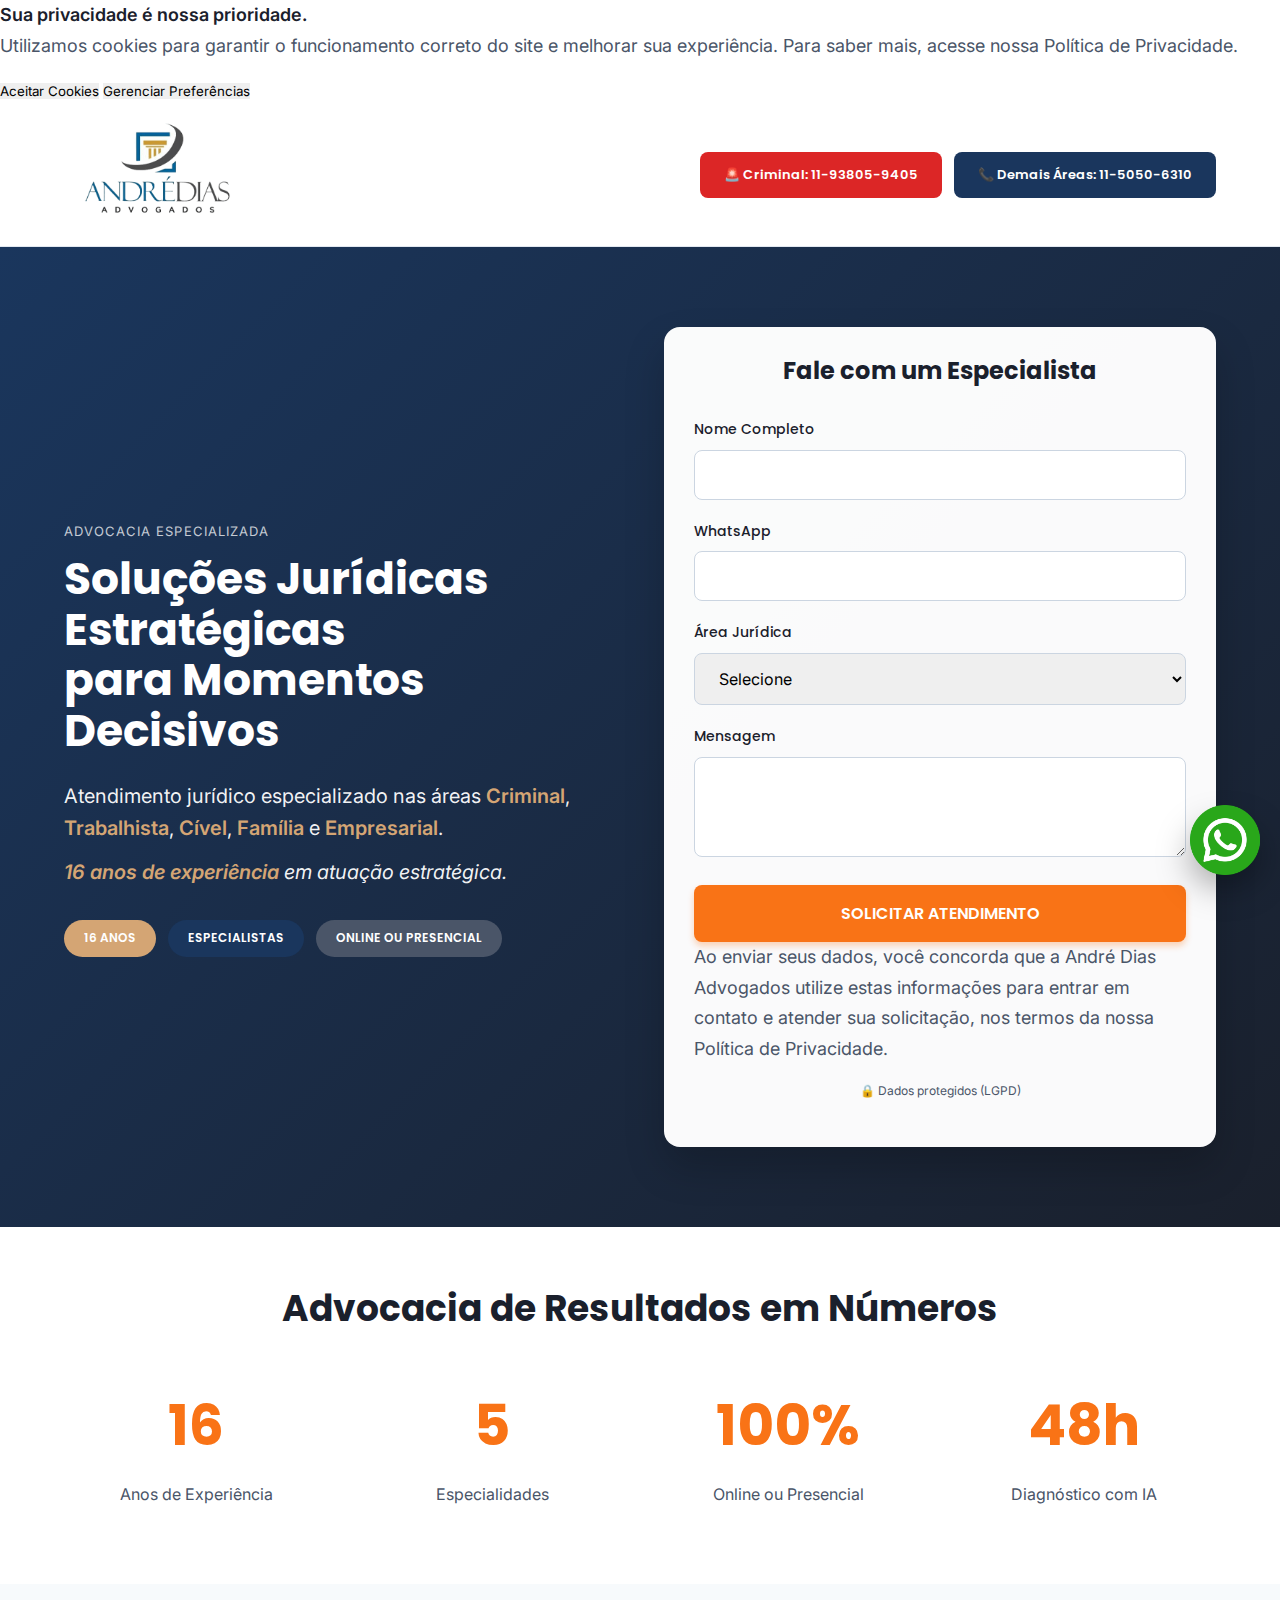
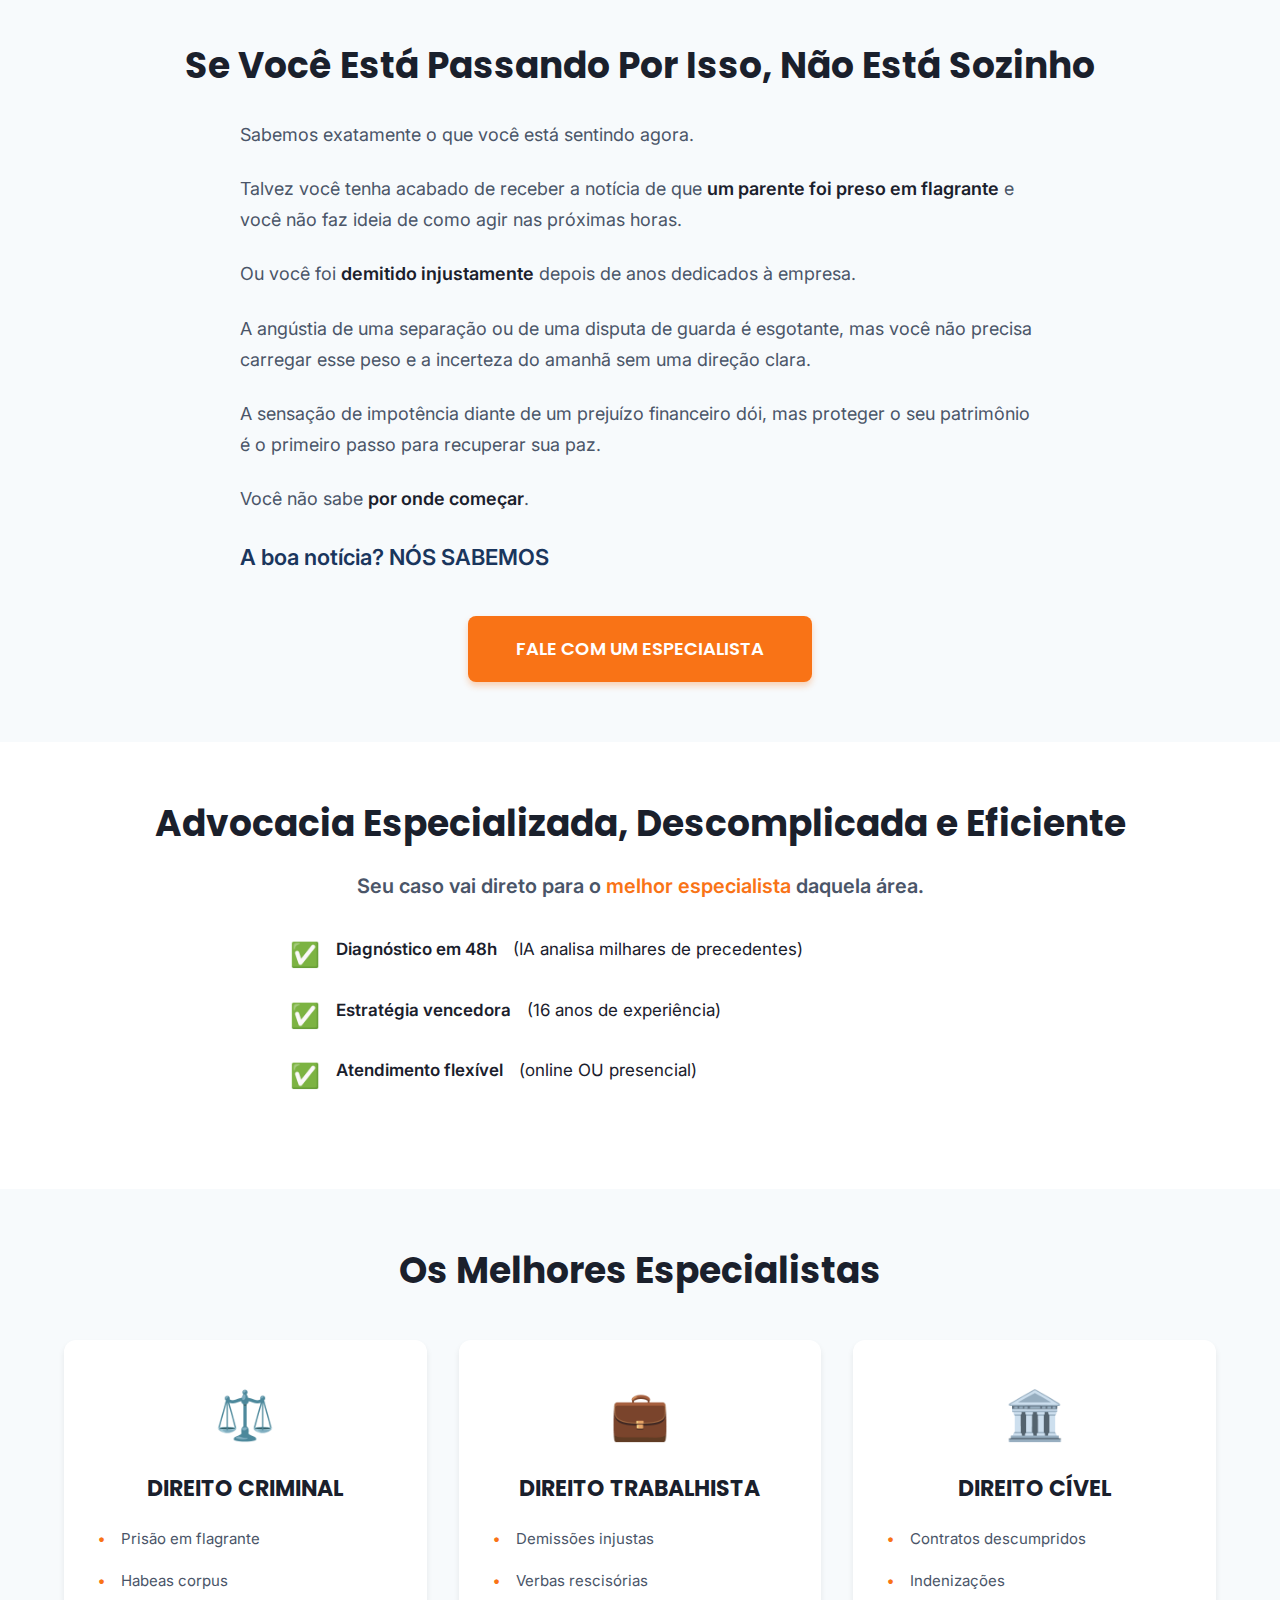
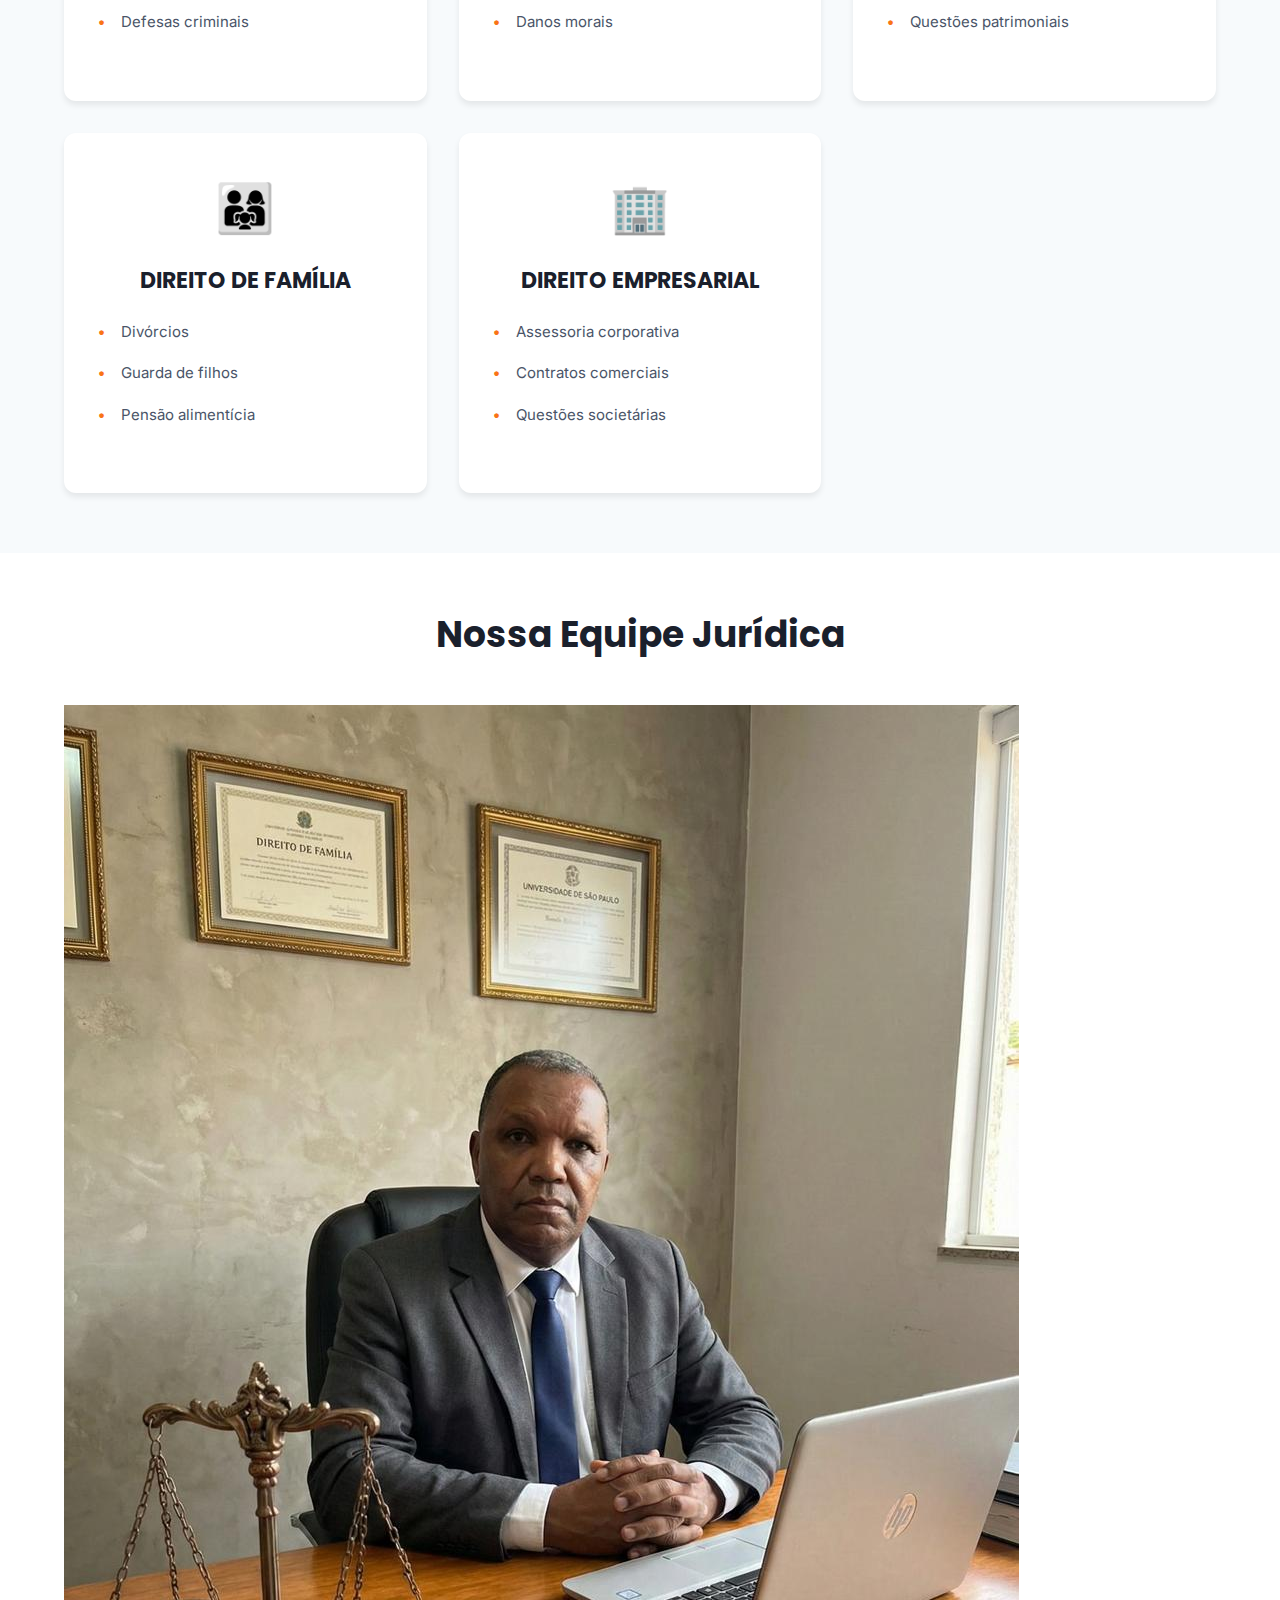
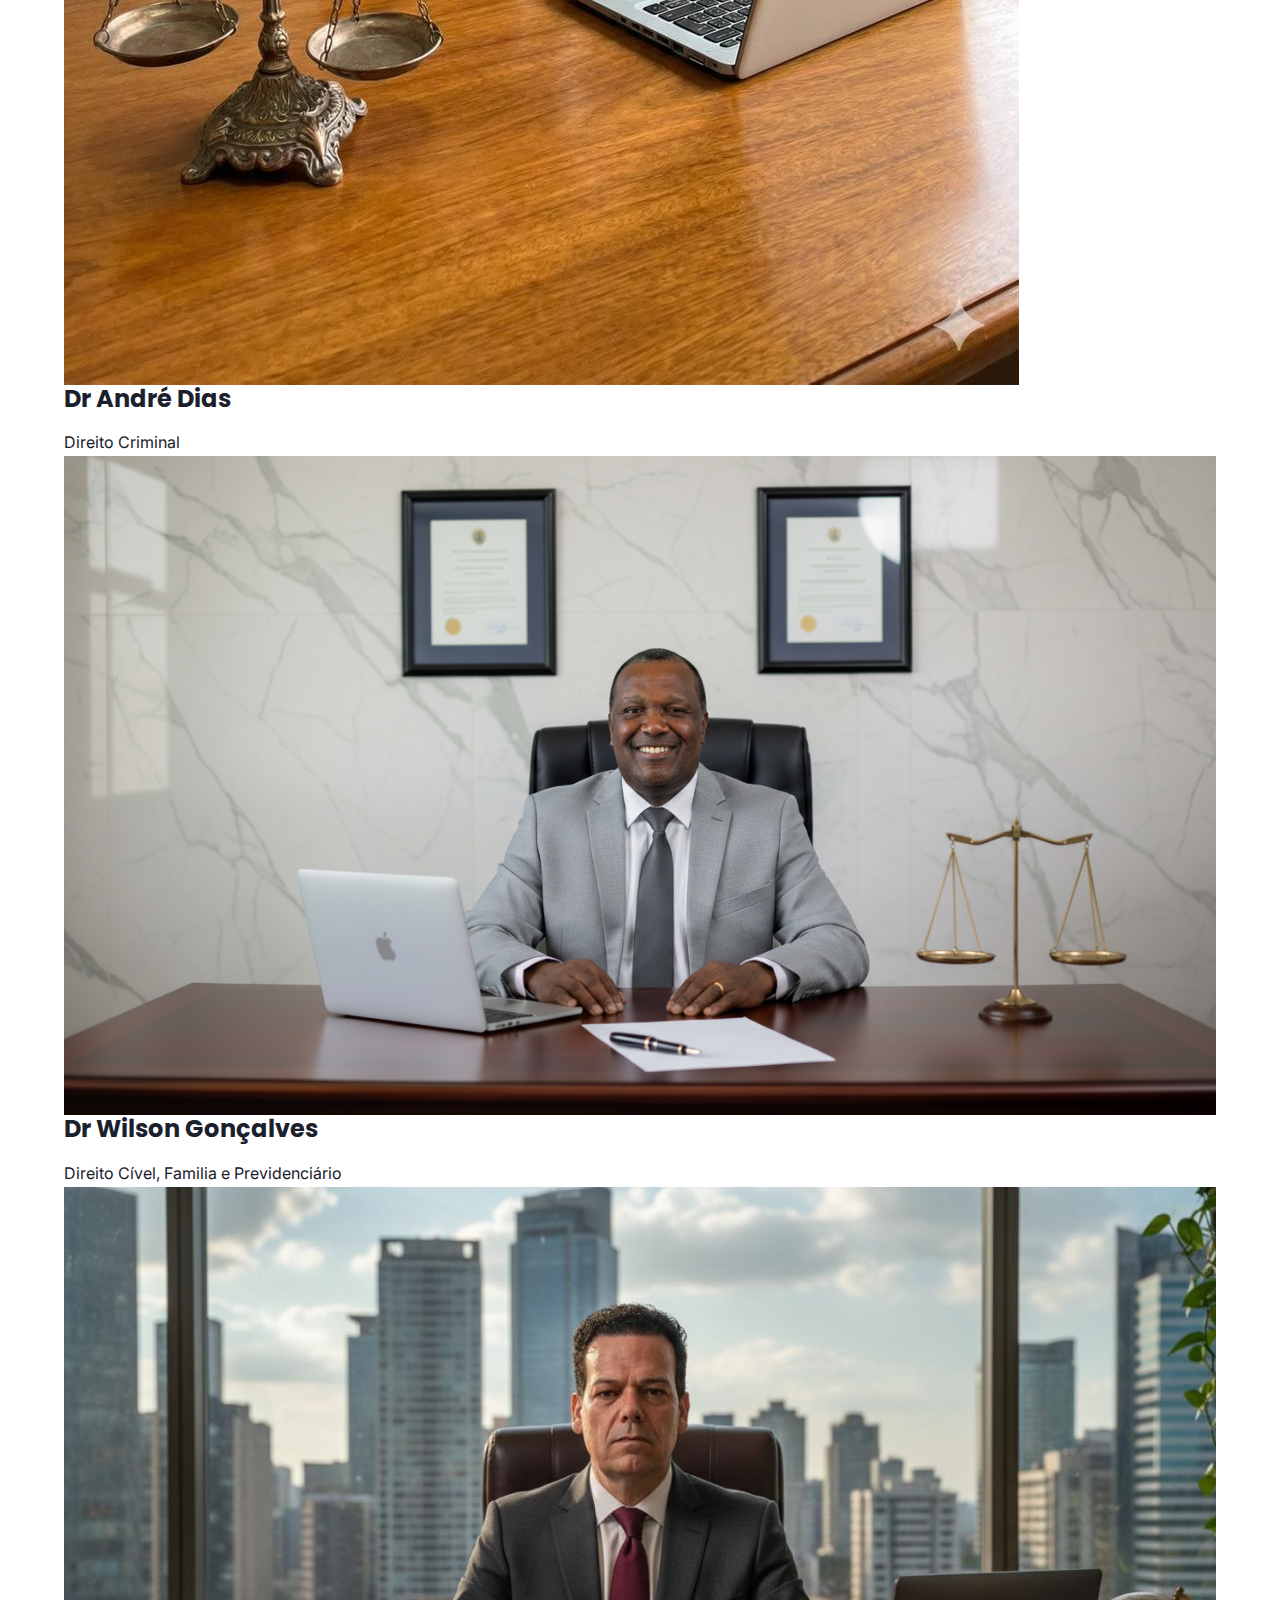
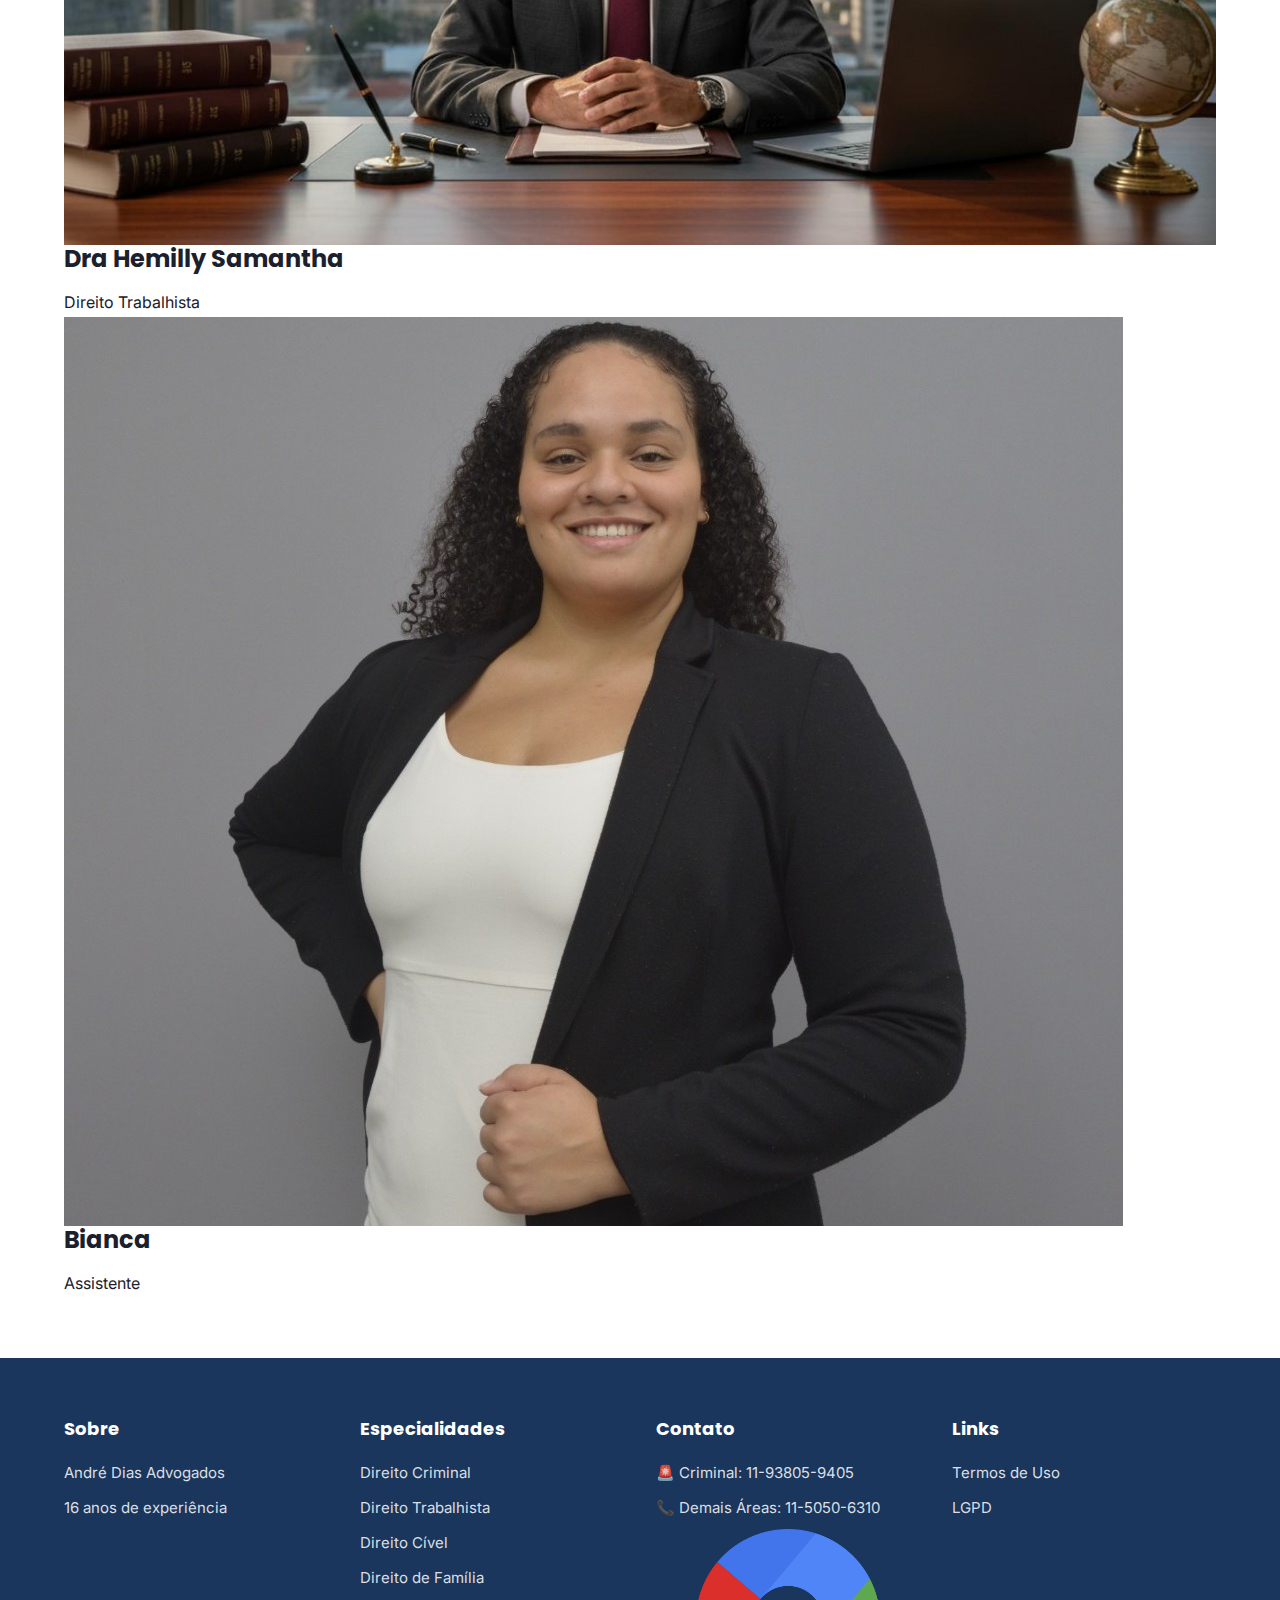
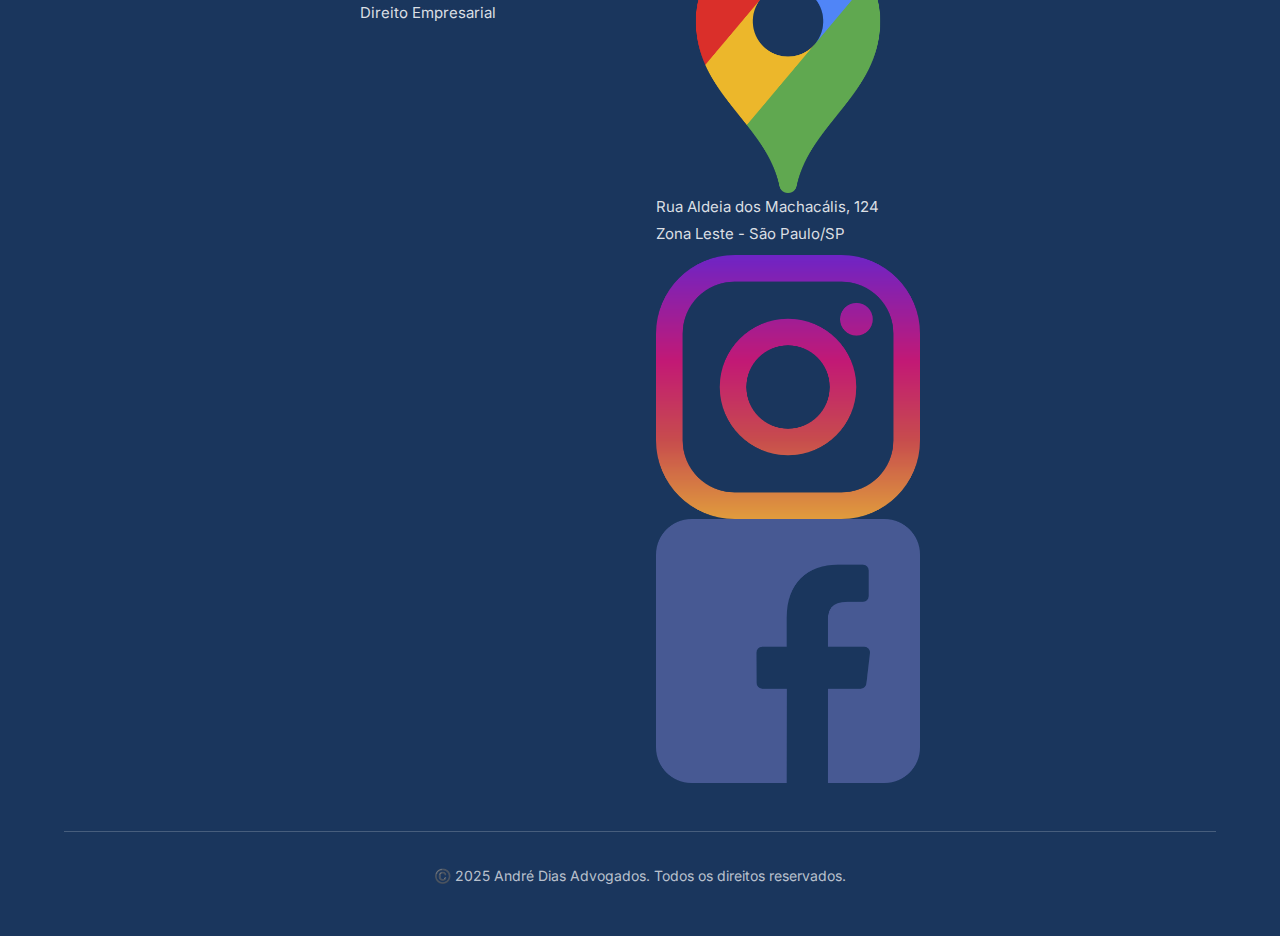
<file: index.html>
<!doctype html>
<html lang="pt-BR">
  <head>
    <meta charset="UTF-8" />
    <meta name="viewport" content="width=device-width, initial-scale=1.0" />
    <title>
      André Dias Advogados | Especialistas em Criminal, Trabalhista, Cível, Família e Empresarial
    </title>
    <meta
      name="description"
      content="16 anos de experiência. Especialistas dedicados em Direito Criminal, Trabalhista, Cível, Família e Empresarial. Atendimento online ou presencial na Zona Leste de São Paulo."
    />
    <link rel="stylesheet" href="styles.css" />
  </head>

  <body id="top">
    <!-- COOKIE BANNER -->
    <div class="cookie-banner" id="cookieBanner">
      <div class="cookie-banner__content">
        <p>
          <strong>Sua privacidade é nossa prioridade.</strong><br />
          Utilizamos cookies para garantir o funcionamento correto do site e melhorar sua
          experiência. Para saber mais, acesse nossa
          <a href="lgpd.html" target="_blank" rel="noopener">Política de Privacidade</a>.
        </p>

        <div class="cookie-banner__actions">
          <button id="acceptCookies" class="cookie-btn cookie-btn--primary">Aceitar Cookies</button>
          <button class="cookie-btn cookie-btn--secondary">Gerenciar Preferências</button>
        </div>
      </div>
    </div>

    <!-- HEADER -->
    <header class="header">
      <div class="container header__container">
        <div class="header__logo-container">
          <a href="#top">
            <img src="assets/logo.png" alt="André Dias Advogados" class="header__logo" />
          </a>
        </div>

        <div class="header__phones">
          <a
            href="https://wa.me/5511938059405?text=Olá! Preciso de atendimento CRIMINAL URGENTE."
            class="header__phone-btn header__phone-btn--criminal"
            target="_blank"
            rel="noopener"
          >
            🚨 Criminal: 11-93805-9405
          </a>

          <a
            href="https://wa.me/551150506310?text=Olá! Preciso de atendimento jurídico."
            class="header__phone-btn header__phone-btn--geral"
            target="_blank"
            rel="noopener"
          >
            📞 Demais Áreas: 11-5050-6310
          </a>
        </div>
      </div>
    </header>

    <!-- HERO -->
    <section class="hero" id="hero">
      <div class="container hero__container">
        <div class="hero__content">
          <span class="hero__eyebrow">Advocacia Especializada</span>

          <h1 class="hero__headline">
            Soluções Jurídicas Estratégicas<br />
            para Momentos Decisivos
          </h1>

          <p class="hero__subheadline">
            Atendimento jurídico especializado nas áreas
            <strong>Criminal</strong>, <strong>Trabalhista</strong>, <strong>Cível</strong>,
            <strong>Família</strong> e <strong>Empresarial</strong>.
          </p>

          <p class="hero__subheadline hero__experience">
            <strong>16 anos de experiência</strong> em atuação estratégica.
          </p>

          <div class="hero__badges">
            <span class="badge badge--gold">16 Anos</span>
            <span class="badge badge--blue">Especialistas</span>
            <span class="badge badge--gray">Online ou Presencial</span>
          </div>
        </div>

        <!-- FORM -->
        <div class="hero__form-container">
          <form class="capture-form" id="captureForm">
            <h3 class="capture-form__title">Fale com um Especialista</h3>

            <div class="capture-form__group">
              <label for="nome" class="capture-form__label">Nome Completo</label>
              <input type="text" id="nome" class="capture-form__input" required />
            </div>

            <div class="capture-form__group">
              <label for="whatsapp" class="capture-form__label">WhatsApp</label>
              <input type="tel" id="whatsapp" class="capture-form__input" required />
            </div>

            <div class="capture-form__group">
              <label for="area" class="capture-form__label">Área Jurídica</label>
              <select id="area" class="capture-form__select" required>
                <option value="">Selecione</option>
                <option value="Criminal">Criminal</option>
                <option value="Trabalhista">Trabalhista</option>
                <option value="Cível">Cível</option>
                <option value="Família">Família</option>
                <option value="Empresarial">Empresarial</option>
              </select>
            </div>

            <div class="capture-form__group">
              <label for="mensagem" class="capture-form__label">Mensagem</label>
              <textarea id="mensagem" class="capture-form__textarea" required></textarea>
            </div>

            <button type="submit" class="capture-form__submit">Solicitar Atendimento</button>

            <p class="form-consent">
              Ao enviar seus dados, você concorda que a André Dias Advogados utilize estas
              informações para entrar em contato e atender sua solicitação, nos termos da nossa
              <a href="lgpd.html" target="_blank" rel="noopener">Política de Privacidade</a>.
            </p>

            <p class="capture-form__privacy">🔒 Dados protegidos (LGPD)</p>
          </form>
        </div>
      </div>
    </section>

    <!-- NÚMEROS -->
    <section class="section numbers">
      <div class="container">
        <h2 class="text-center mb-48">Advocacia de Resultados em Números</h2>
        <div class="numbers__grid">
          <div class="numbers__item">
            <span class="numbers__number">16</span>
            <p class="numbers__description">Anos de Experiência</p>
          </div>
          <div class="numbers__item">
            <span class="numbers__number">5</span>
            <p class="numbers__description">Especialidades</p>
          </div>
          <div class="numbers__item">
            <span class="numbers__number">100%</span>
            <p class="numbers__description">Online ou Presencial</p>
          </div>
          <div class="numbers__item">
            <span class="numbers__number">48h</span>
            <p class="numbers__description">Diagnóstico com IA</p>
          </div>
        </div>
      </div>
    </section>

    <!-- PROBLEM -->
    <section class="section section--alternate problem">
      <div class="container">
        <h2 class="text-center mb-32">Se Você Está Passando Por Isso, Não Está Sozinho</h2>
        <div class="problem__content">
          <p>Sabemos exatamente o que você está sentindo agora.</p>
          <p>
            Talvez você tenha acabado de receber a notícia de que
            <strong>um parente foi preso em flagrante</strong> e você não faz ideia de como agir nas
            próximas horas.
          </p>
          <p>
            Ou você foi <strong>demitido injustamente</strong> depois de anos dedicados à empresa.
          </p>
          <p>
            A angústia de uma separação ou de uma disputa de guarda é esgotante, mas você não
            precisa carregar esse peso e a incerteza do amanhã sem uma direção clara.
          </p>
          <p>
            A sensação de impotência diante de um prejuízo financeiro dói, mas proteger o seu
            patrimônio é o primeiro passo para recuperar sua paz.
          </p>
          <p>Você não sabe <strong>por onde começar</strong>.</p>
          <p style="font-size: 22px; font-weight: 600; color: #1a365d">
            A boa notícia? NÓS SABEMOS
          </p>
        </div>
        <div class="text-center" style="margin-top: 40px">
          <a
            href="https://wa.me/551150506310?text=Olá! Preciso de atendimento jurídico."
            target="_blank"
            rel="noopener"
            aria-label="Abrir WhatsApp"
            class="btn btn--primary btn--large"
          >
            Fale com um Especialista
          </a>
        </div>
      </div>
    </section>

    <!-- SOLUTION -->
    <section class="section solution" id="solution">
      <div class="container">
        <h2 class="text-center mb-24">Advocacia Especializada, Descomplicada e Eficiente</h2>
        <div class="solution__content">
          <p class="text-center" style="font-size: 20px; font-weight: 600">
            Seu caso vai direto para o
            <strong style="color: #f97316">melhor especialista</strong> daquela área.
          </p>
          <div class="solution__benefits">
            <div class="solution__benefit-item">
              <span class="solution__check">✅</span>
              <strong>Diagnóstico em 48h</strong> (IA analisa milhares de precedentes)
            </div>
            <div class="solution__benefit-item">
              <span class="solution__check">✅</span>
              <strong>Estratégia vencedora</strong> (16 anos de experiência)
            </div>
            <div class="solution__benefit-item">
              <span class="solution__check">✅</span>
              <strong>Atendimento flexível</strong> (online OU presencial)
            </div>
          </div>
        </div>
      </div>
    </section>

    <!-- SPECIALISTS -->
    <section class="section section--alternate specialists" id="specialists">
      <div class="container">
        <h2 class="text-center mb-24">Os Melhores Especialistas</h2>
        <div class="specialists__grid">
          <div class="specialist-card">
            <div class="specialist-card__icon">⚖️</div>
            <h3 class="specialist-card__title">DIREITO CRIMINAL</h3>
            <ul class="specialist-card__list">
              <li>Prisão em flagrante</li>
              <li>Habeas corpus</li>
              <li>Defesas criminais</li>
            </ul>
          </div>

          <div class="specialist-card">
            <div class="specialist-card__icon">💼</div>
            <h3 class="specialist-card__title">DIREITO TRABALHISTA</h3>
            <ul class="specialist-card__list">
              <li>Demissões injustas</li>
              <li>Verbas rescisórias</li>
              <li>Danos morais</li>
            </ul>
          </div>

          <div class="specialist-card">
            <div class="specialist-card__icon">🏛️</div>
            <h3 class="specialist-card__title">DIREITO CÍVEL</h3>
            <ul class="specialist-card__list">
              <li>Contratos descumpridos</li>
              <li>Indenizações</li>
              <li>Questões patrimoniais</li>
            </ul>
          </div>

          <div class="specialist-card">
            <div class="specialist-card__icon">👨‍👩‍👧</div>
            <h3 class="specialist-card__title">DIREITO DE FAMÍLIA</h3>
            <ul class="specialist-card__list">
              <li>Divórcios</li>
              <li>Guarda de filhos</li>
              <li>Pensão alimentícia</li>
            </ul>
          </div>

          <div class="specialist-card">
            <div class="specialist-card__icon">🏢</div>
            <h3 class="specialist-card__title">DIREITO EMPRESARIAL</h3>
            <ul class="specialist-card__list">
              <li>Assessoria corporativa</li>
              <li>Contratos comerciais</li>
              <li>Questões societárias</li>
            </ul>
          </div>
        </div>
      </div>
    </section>

    <!-- EQUIPE -->
    <section class="section team">
      <div class="container">
        <h2 class="text-center mb-48">Nossa Equipe Jurídica</h2>
        <div class="team__grid">
          <!-- MEMBRO 1 -->
          <div class="team__card">
            <div class="team__image-wrapper">
              <img src="assets/advogado1.jpeg" alt="Dr André Dias" class="team__image" />
            </div>
            <h3 class="team__name">Dr André Dias</h3>
            <span class="team__role">Direito Criminal</span>
          </div>

          <!-- MEMBRO 2 -->
          <div class="team__card">
            <div class="team__image-wrapper">
              <img src="assets/advogado2.jpeg" alt="Dr Wilson Gonçalves" class="team__image" />
            </div>
            <h3 class="team__name">Dr Wilson Gonçalves</h3>
            <span class="team__role">Direito Cível, Familia e Previdenciário</span>
          </div>

          <!-- MEMBRO 3 -->
          <div class="team__card">
            <div class="team__image-wrapper">
              <img src="assets/advogado3.jpeg" alt="Dra Hemilly Samantha" class="team__image" />
            </div>
            <h3 class="team__name">Dra Hemilly Samantha</h3>
            <span class="team__role">Direito Trabalhista</span>
          </div>

          <!-- MEMBRO 4 -->
          <div class="team__card">
            <div class="team__image-wrapper">
              <img src="assets/advogada.jpeg" alt="Dra Bianca" class="team__image" />
            </div>
            <h3 class="team__name">Bianca</h3>
            <span class="team__role">Assistente</span>
          </div>
        </div>
      </div>
    </section>

    <!-- FOOTER -->
    <footer class="footer">
      <div class="container">
        <div class="footer__grid">
          <div class="footer__column">
            <h4>Sobre</h4>
            <p>André Dias Advogados</p>
            <p>16 anos de experiência</p>
          </div>
          <div class="footer__column">
            <h4>Especialidades</h4>
            <ul>
              <li>Direito Criminal</li>
              <li>Direito Trabalhista</li>
              <li>Direito Cível</li>
              <li>Direito de Família</li>
              <li>Direito Empresarial</li>
            </ul>
          </div>
          <div class="footer__column">
            <h4>Contato</h4>
            <p>
              <a
                href="https://wa.me/5511938059405?text=Olá! Preciso de atendimento CRIMINAL URGENTE"
                target="_blank"
                rel="noopener"
                aria-label="Abrir WhatsApp"
              >
                🚨 Criminal: 11-93805-9405
              </a>
            </p>
            <p>
              <a
                href="https://wa.me/551150506310?text=Olá! Preciso de atendimento jurídico."
                target="_blank"
                rel="noopener"
                aria-label="Abrir WhatsApp"
              >
                📞 Demais Áreas: 11-5050-6310
              </a>
            </p>
            <p class="footer__address">
              <a
                href="https://maps.app.goo.gl/YktHubMRt1TgcfdD8"
                target="_blank"
                rel="noopener"
                aria-label="Abrir no Google Maps"
              >
                <img src="assets/google-maps.png" alt="Localização" />
                Rua Aldeia dos Machacális, 124<br />
                Zona Leste - São Paulo/SP
              </a>
            </p>
            <div class="footer__column">
              <div class="footer__social">
                <a
                  href="https://www.instagram.com/andredias.advogados?igsh=ZmpqOWJ6dHhxcWhw&utm_source=qr"
                  target="_blank"
                  rel="noopener"
                  aria-label="Instagram"
                >
                  <img src="assets/instagram.png" alt="Instagram" />
                </a>

                <a
                  href="https://www.facebook.com/share/18LVSPYcQG/?mibextid=wwXIfr"
                  target="_blank"
                  rel="noopener"
                  aria-label="Facebook"
                >
                  <img src="assets/facebook.png" alt="Facebook" />
                </a>
              </div>
            </div>
          </div>
          <div class="footer__column">
            <h4>Links</h4>
            <ul>
              <li><a href="termos.html">Termos de Uso</a></li>
              <li><a href="lgpd.html">LGPD</a></li>
            </ul>
          </div>
        </div>
        <div class="footer__bottom">
          <p>©️ 2025 André Dias Advogados. Todos os direitos reservados.</p>
        </div>
      </div>
    </footer>

    <!-- WHATSAPP FLOAT -->
    <a class="wppFloat" target="_blank" rel="noopener" href="https://wa.me/551150506310">
      <img src="assets/whatsapp.png" alt="WhatsApp" />
    </a>

    <!-- SCRIPT EXTERNO -->
    <script src="script.js"></script>
  </body>
</html>
</file>
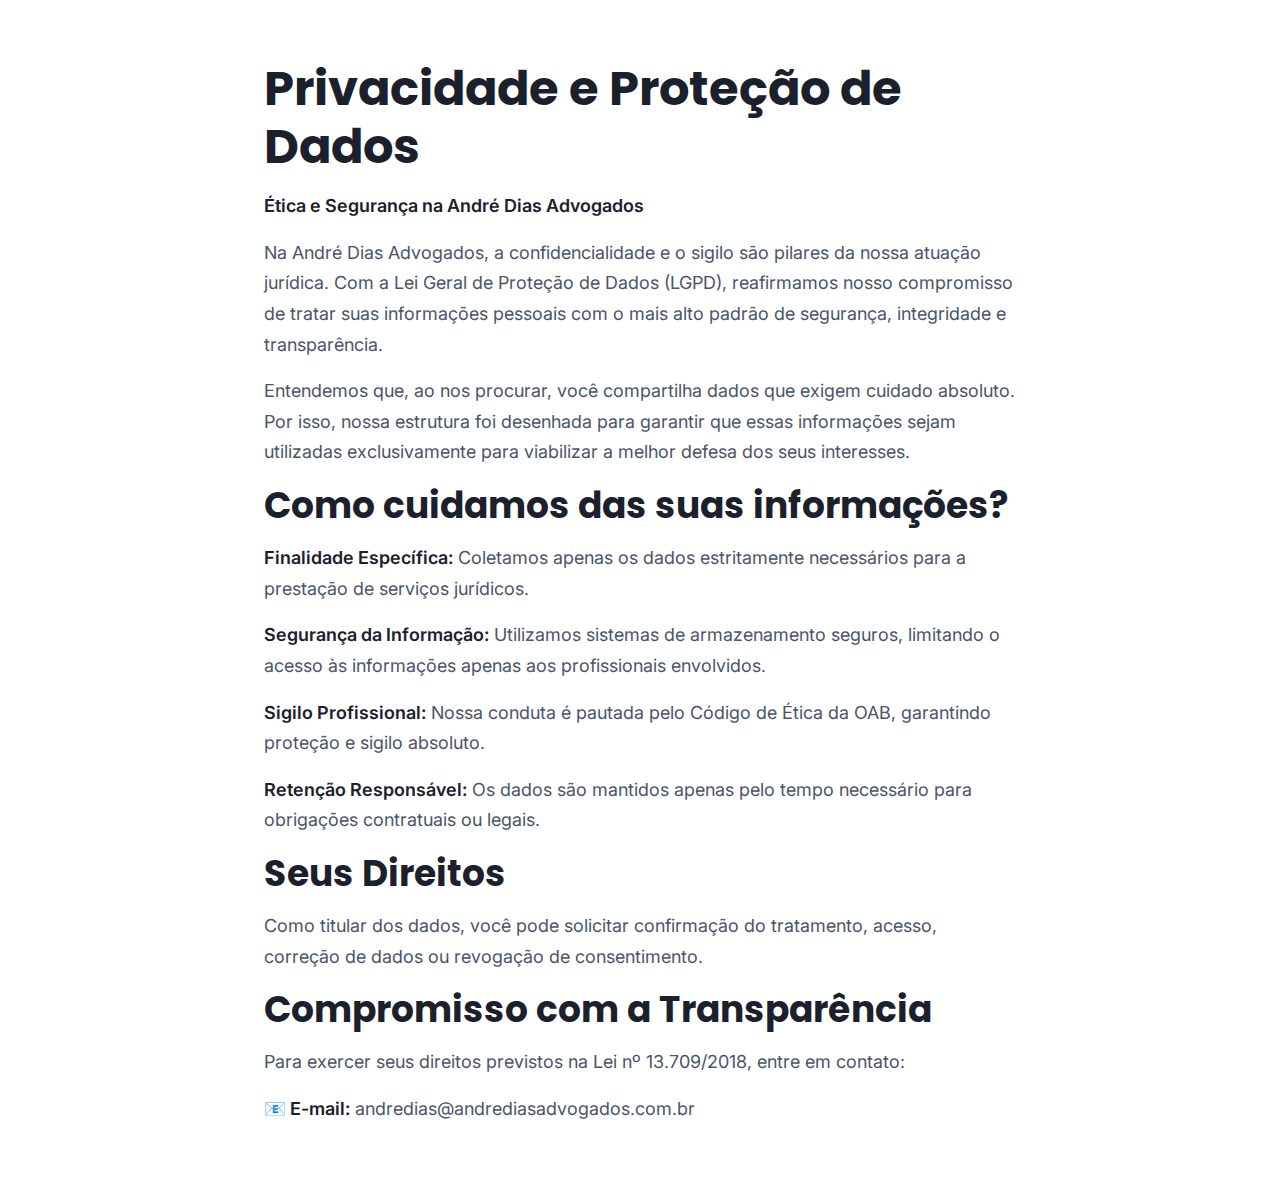
<file: lgpd.html>
<!doctype html>
<html lang="pt-BR">
  <head>
    <meta charset="UTF-8" />
    <meta name="viewport" content="width=device-width, initial-scale=1.0" />
    <title>LGPD | André Dias Advogados</title>
    <link rel="stylesheet" href="styles.css" />
  </head>
  <body>
    <section class="section">
      <div class="container" style="max-width: 800px">
        <h1>Privacidade e Proteção de Dados</h1>

        <p><strong>Ética e Segurança na André Dias Advogados</strong></p>

        <p>
          Na André Dias Advogados, a confidencialidade e o sigilo são pilares da nossa atuação
          jurídica. Com a Lei Geral de Proteção de Dados (LGPD), reafirmamos nosso compromisso de
          tratar suas informações pessoais com o mais alto padrão de segurança, integridade e
          transparência.
        </p>

        <p>
          Entendemos que, ao nos procurar, você compartilha dados que exigem cuidado absoluto. Por
          isso, nossa estrutura foi desenhada para garantir que essas informações sejam utilizadas
          exclusivamente para viabilizar a melhor defesa dos seus interesses.
        </p>

        <h2>Como cuidamos das suas informações?</h2>

        <p>
          <strong>Finalidade Específica:</strong> Coletamos apenas os dados estritamente necessários
          para a prestação de serviços jurídicos.
        </p>

        <p>
          <strong>Segurança da Informação:</strong> Utilizamos sistemas de armazenamento seguros,
          limitando o acesso às informações apenas aos profissionais envolvidos.
        </p>

        <p>
          <strong>Sigilo Profissional:</strong> Nossa conduta é pautada pelo Código de Ética da OAB,
          garantindo proteção e sigilo absoluto.
        </p>

        <p>
          <strong>Retenção Responsável:</strong> Os dados são mantidos apenas pelo tempo necessário
          para obrigações contratuais ou legais.
        </p>

        <h2>Seus Direitos</h2>

        <p>
          Como titular dos dados, você pode solicitar confirmação do tratamento, acesso, correção de
          dados ou revogação de consentimento.
        </p>

        <h2>Compromisso com a Transparência</h2>

        <p>Para exercer seus direitos previstos na Lei nº 13.709/2018, entre em contato:</p>

        <p><strong>📧 E-mail:</strong> andredias@andrediasadvogados.com.br</p>
      </div>
    </section>
  </body>
</html>
</file>
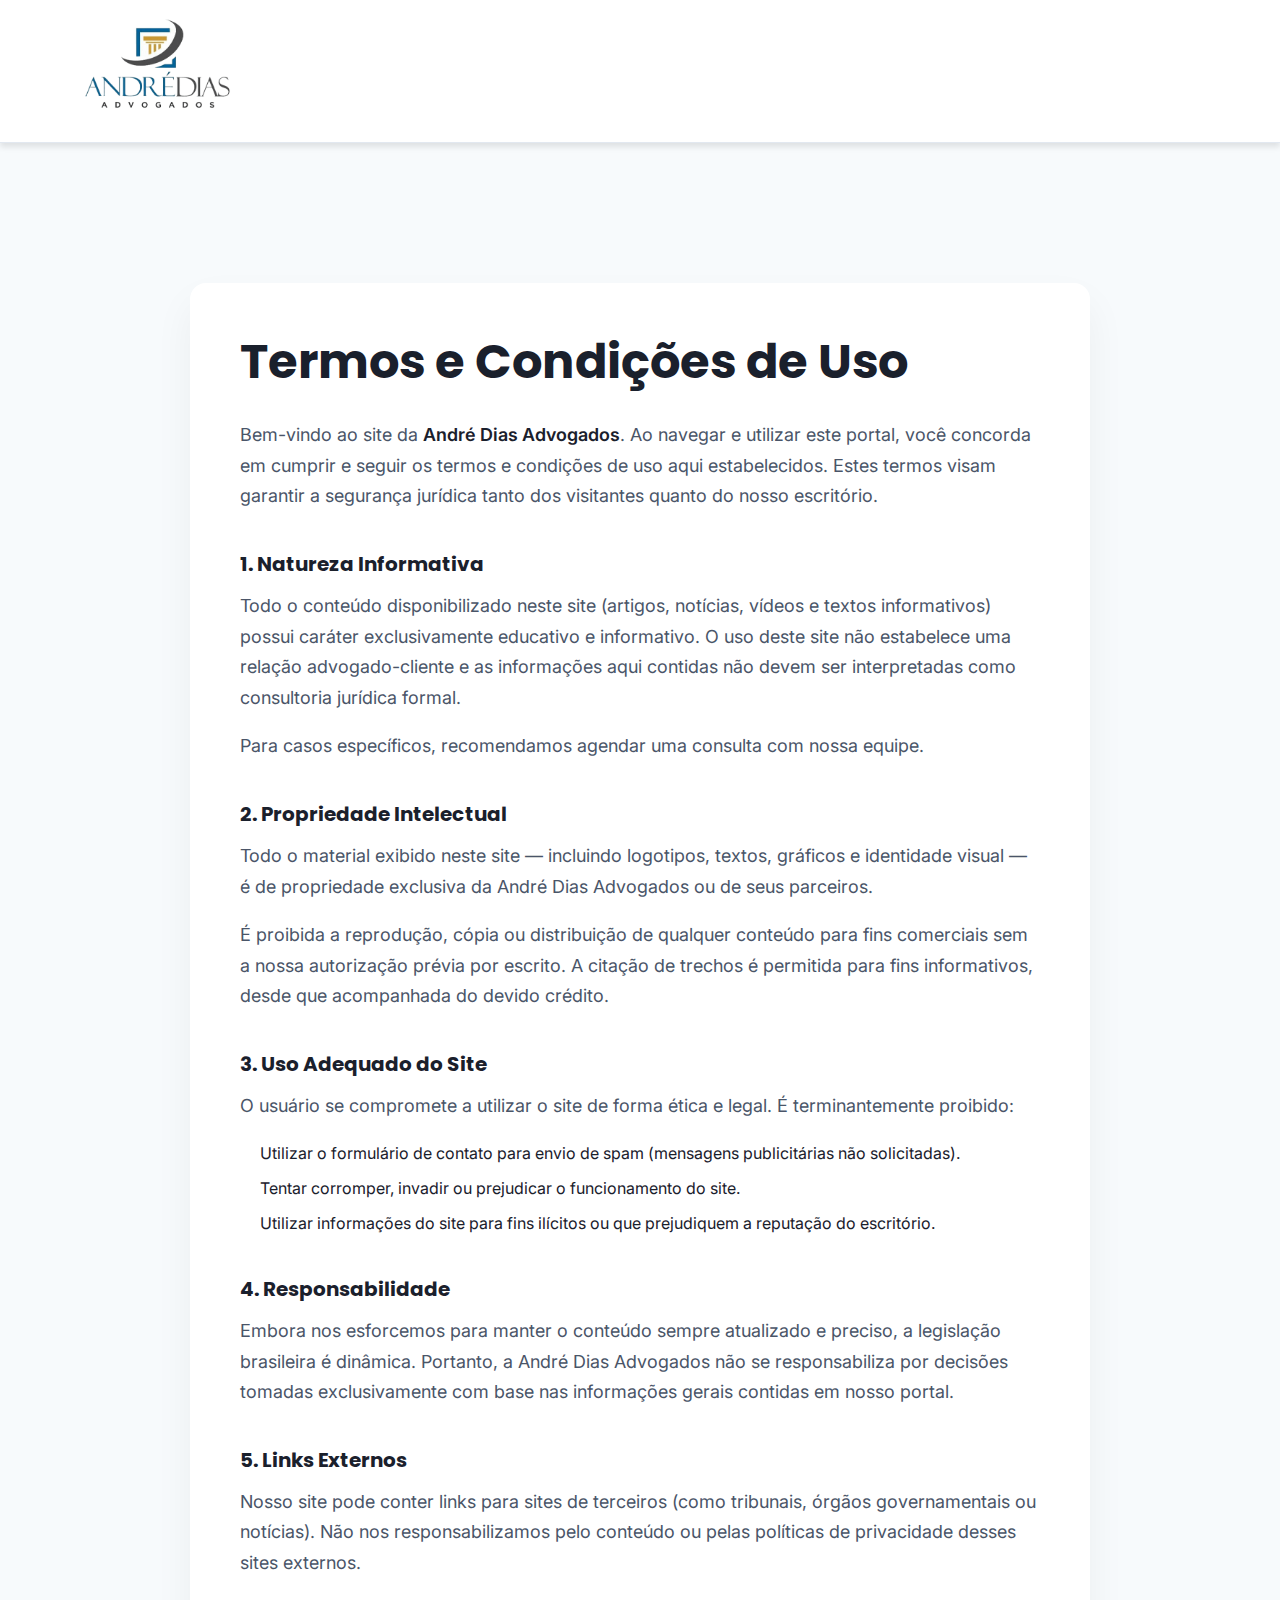
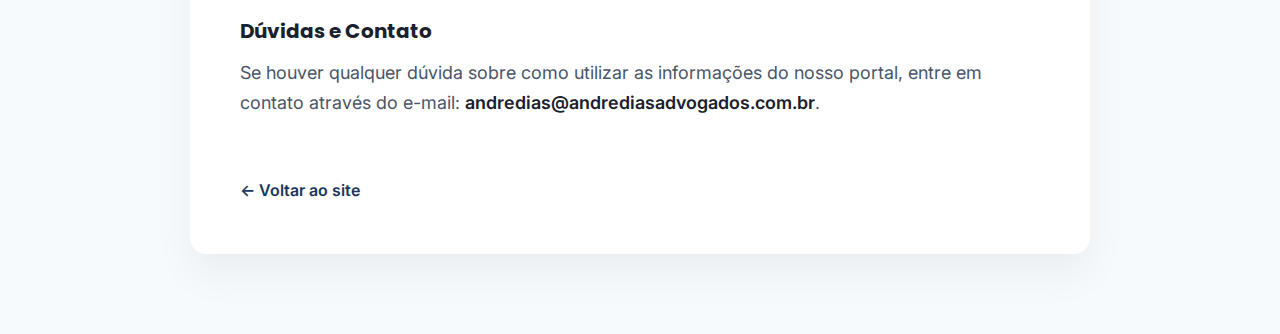
<file: termos.html>
<!doctype html>
<html lang="pt-BR">
  <head>
    <meta charset="UTF-8" />
    <meta name="viewport" content="width=device-width, initial-scale=1.0" />
    <title>Termos e Condições de Uso | André Dias Advogados</title>

    <meta
      name="description"
      content="Termos e Condições de Uso do site da André Dias Advogados. Informações sobre responsabilidade, propriedade intelectual e uso adequado do portal."
    />

    <link rel="stylesheet" href="styles.css" />

    <style>
      .legal-page {
        padding: 140px 0 80px 0;
        background: var(--ice-gray);
      }

      .legal-page__container {
        max-width: 900px;
        margin: 0 auto;
        background: white;
        padding: 50px;
        border-radius: 16px;
        box-shadow: 0 20px 40px rgba(0, 0, 0, 0.05);
      }

      .legal-page h1 {
        margin-bottom: 30px;
      }

      .legal-page h2 {
        margin-top: 40px;
        margin-bottom: 15px;
        font-size: 20px;
      }

      .legal-page p {
        margin-bottom: 18px;
        line-height: 1.7;
      }

      .legal-page ul {
        margin-bottom: 20px;
        padding-left: 20px;
      }

      .legal-page li {
        margin-bottom: 8px;
      }

      .legal-back {
        margin-top: 40px;
        display: inline-block;
        color: var(--primary-blue);
        font-weight: 600;
      }

      @media (max-width: 768px) {
        .legal-page__container {
          padding: 30px 20px;
        }
      }
    </style>
  </head>

  <body>

    <!-- HEADER SIMPLES -->
    <header class="header header--scrolled">
      <div class="container header__container">
        <div class="header__logo-container">
          <a href="index.html">
            <img src="assets/logo.png" alt="André Dias Advogados" class="header__logo" />
          </a>
        </div>
      </div>
    </header>

    <!-- CONTEÚDO -->
    <section class="legal-page">
      <div class="legal-page__container">
        <h1>Termos e Condições de Uso</h1>

        <p>
          Bem-vindo ao site da <strong>André Dias Advogados</strong>. Ao navegar e utilizar este
          portal, você concorda em cumprir e seguir os termos e condições de uso aqui estabelecidos.
          Estes termos visam garantir a segurança jurídica tanto dos visitantes quanto do nosso escritório.
        </p>

        <h2>1. Natureza Informativa</h2>
        <p>
          Todo o conteúdo disponibilizado neste site (artigos, notícias, vídeos e textos informativos)
          possui caráter exclusivamente educativo e informativo. O uso deste site não estabelece uma
          relação advogado-cliente e as informações aqui contidas não devem ser interpretadas como
          consultoria jurídica formal.
        </p>
        <p>
          Para casos específicos, recomendamos agendar uma consulta com nossa equipe.
        </p>

        <h2>2. Propriedade Intelectual</h2>
        <p>
          Todo o material exibido neste site — incluindo logotipos, textos, gráficos e identidade
          visual — é de propriedade exclusiva da André Dias Advogados ou de seus parceiros.
        </p>
        <p>
          É proibida a reprodução, cópia ou distribuição de qualquer conteúdo para fins comerciais
          sem a nossa autorização prévia por escrito. A citação de trechos é permitida para fins
          informativos, desde que acompanhada do devido crédito.
        </p>

        <h2>3. Uso Adequado do Site</h2>
        <p>O usuário se compromete a utilizar o site de forma ética e legal. É terminantemente proibido:</p>

        <ul>
          <li>Utilizar o formulário de contato para envio de spam (mensagens publicitárias não solicitadas).</li>
          <li>Tentar corromper, invadir ou prejudicar o funcionamento do site.</li>
          <li>Utilizar informações do site para fins ilícitos ou que prejudiquem a reputação do escritório.</li>
        </ul>

        <h2>4. Responsabilidade</h2>
        <p>
          Embora nos esforcemos para manter o conteúdo sempre atualizado e preciso, a legislação
          brasileira é dinâmica. Portanto, a André Dias Advogados não se responsabiliza por decisões
          tomadas exclusivamente com base nas informações gerais contidas em nosso portal.
        </p>

        <h2>5. Links Externos</h2>
        <p>
          Nosso site pode conter links para sites de terceiros (como tribunais, órgãos governamentais
          ou notícias). Não nos responsabilizamos pelo conteúdo ou pelas políticas de privacidade
          desses sites externos.
        </p>

        <h2>Dúvidas e Contato</h2>
        <p>
          Se houver qualquer dúvida sobre como utilizar as informações do nosso portal,
          entre em contato através do e-mail:
          <strong>andredias@andrediasadvogados.com.br</strong>.
        </p>

        <a href="index.html" class="legal-back">← Voltar ao site</a>
      </div>
    </section>

  </body>
</html>
</file>
<file: styles.css>
/* ANDRÉ DIAS ADVOGADOS - CSS COMPLETO */

@import url('https://fonts.googleapis.com/css2?family=Poppins:wght@600;700&family=Inter:wght@400;500;600&display=swap');

/* VARIÁVEIS */
:root {
  --primary-blue: #1a365d;
  --professional-gray: #4a5568;
  --prestige-gold: #d4a574;
  --conversion-orange: #f97316;
  --orange-hover: #ea580c;
  --success-green: #10b981;
  --whatsapp-green: #25d366;
  --urgent-red: #dc2626;
  --white: #ffffff;
  --ice-gray: #f7fafc;
  --graphite: #1a202c;
  --light-border: #e2e8f0;
  --medium-border: #cbd5e1;
  --spacing-8: 8px;
  --spacing-12: 12px;
  --spacing-16: 16px;
  --spacing-20: 20px;
  --spacing-24: 24px;
  --spacing-32: 32px;
  --spacing-40: 30px;
  --spacing-48: 48px;
  --spacing-60: 60px;
  --spacing-80: 80px;
  --spacing-100: 100px;
  --font-heading: 'Poppins', sans-serif;
  --font-body: 'Inter', sans-serif;
  --container-max: 1200px;
  --border-radius-sm: 8px;
  --border-radius-md: 12px;
  --border-radius-lg: 16px;
  --border-radius-full: 24px;
  --transition-speed: 0.3s;
}

/* RESET */
* {
  box-sizing: border-box;
  margin: 0;
  padding: 0;
}

html {
  scroll-behavior: smooth;
  scroll-padding-top: 80px;
}

body {
  font-family: var(--font-body);
  font-size: 16px;
  line-height: 1.7;
  color: var(--graphite);
  background-color: var(--white);
}

img {
  max-width: 100%;
  height: auto;
  display: block;
}

a {
  text-decoration: none;
  color: inherit;
  cursor: pointer;
}

button {
  font-family: inherit;
  cursor: pointer;
  border: none;
}

ul {
  list-style: none;
}

/* TIPOGRAFIA */
h1,
h2,
h3,
h4,
h5,
h6 {
  font-family: var(--font-heading);
  font-weight: 700;
  line-height: 1.2;
  color: var(--graphite);
  margin-bottom: var(--spacing-16);
}

h1 {
  font-size: 32px;
}
h2 {
  font-size: 28px;
}
h3 {
  font-size: 20px;
}
h4 {
  font-size: 18px;
}

p {
  margin-bottom: var(--spacing-16);
  color: var(--professional-gray);
}

strong,
b {
  font-weight: 600;
  color: var(--graphite);
}

@media (min-width: 768px) {
  h1 {
    font-size: 48px;
  }
  h2 {
    font-size: 36px;
  }
  h3 {
    font-size: 24px;
  }
  h4 {
    font-size: 20px;
  }
  p {
    font-size: 18px;
  }
}

/* LAYOUT */
.container {
  max-width: var(--container-max);
  margin: 0 auto;
  padding: 0 var(--spacing-24);
}

.section {
  padding: var(--spacing-60) 0;
}

.section--alternate {
  background-color: var(--ice-gray);
}

.text-center {
  text-align: center;
}

.mb-24 {
  margin-bottom: var(--spacing-24);
}
.mb-32 {
  margin-bottom: var(--spacing-32);
}
.mb-48 {
  margin-bottom: var(--spacing-48);
}

/* HEADER */
.header {
  position: sticky;
  top: 0;
  z-index: 1000;
  background-color: var(--white);
  border-bottom: 1px solid var(--light-border);
  padding: var(--spacing-16) 0;
  transition: box-shadow 0.3s ease;
}

.header--scrolled {
  box-shadow: 0 4px 6px rgba(0, 0, 0, 0.1);
}

.header__container {
  display: flex;
  justify-content: space-between;
  align-items: center;
  flex-wrap: wrap;
  gap: var(--spacing-16);
}

.header__logo-container a {
  display: inline-block;
}
.header__logo {
  cursor: pointer;
  width: 180px;
}

.header__phones {
  display: flex;
  gap: var(--spacing-12);
  flex-wrap: wrap;
}

.header__phone-btn {
  padding: var(--spacing-12) var(--spacing-24);
  border-radius: var(--border-radius-sm);
  font-family: var(--font-heading);
  font-weight: 600;
  font-size: 13px;
  transition: all 0.3s ease;
  cursor: pointer;
  display: inline-block;
}

.header__phone-btn--criminal {
  background-color: var(--urgent-red);
  color: var(--white);
}

.header__phone-btn--criminal:hover {
  background-color: #b91c1c;
  transform: scale(1.05);
}

.header__phone-btn--geral {
  background-color: var(--primary-blue);
  color: var(--white);
}

.header__phone-btn--geral:hover {
  background-color: #0f2847;
  transform: scale(1.05);
}

/* HERO */

.hero {
  background: linear-gradient(135deg, var(--primary-blue) 0%, var(--graphite) 100%);
  color: var(--white);
  padding: var(--spacing-80) 0;
  position: relative;
  overflow: hidden;
}

.hero__container {
  position: relative;
  z-index: 1;
  display: grid;
  grid-template-columns: 1fr;
  gap: var(--spacing-48);
  align-items: center;
}

/* CONTEUDO (TEXTO) */

.hero__content {
  max-width: 600px;
}

.hero__eyebrow {
  display: inline-block;
  margin-bottom: var(--spacing-12);
  font-size: 13px;
  text-transform: uppercase;
  letter-spacing: 0.08em;
  color: rgba(255, 255, 255, 0.75);
}

.hero__headline {
  font-family: var(--font-heading);
  font-size: 44px;
  line-height: 1.15;
  color: var(--white);
  margin-bottom: var(--spacing-24);
}

.hero__experience {
  margin-top: -8px;
  font-size: 16px;
  color: rgba(255, 255, 255, 0.85);
  font-style: italic;
}


.hero__subheadline {
  font-size: 18px;
  line-height: 1.6;
  margin-bottom: var(--spacing-20);
  color: rgba(255, 255, 255, 0.95);
}

.hero__subheadline--soft {
  opacity: 0.85;
}

.hero strong {
  color: var(--prestige-gold);
  font-weight: 600;
}


/* BADGES */

.hero__badges {
  display: flex;
  flex-wrap: wrap;
  gap: var(--spacing-12);
  margin-top: var(--spacing-32);
}

@media (min-width: 768px) {
  .hero__container {
    grid-template-columns: 1fr 1fr;
  }
  .hero__subheadline {
    font-size: 20px;
  }
}

/* FORMULÁRIO */
.capture-form {
  background-color: rgba(255, 255, 255, 0.98);
  border-radius: var(--border-radius-lg);
  box-shadow: 0 20px 40px rgba(0, 0, 0, 0.2);
  padding: var(--spacing-40);
}

.capture-form__title {
  font-family: var(--font-heading);
  font-weight: 700;
  font-size: 24px;
  color: var(--graphite);
  text-align: center;
  margin-bottom: var(--spacing-32);
}

.capture-form__group {
  margin-bottom: var(--spacing-20);
}

.capture-form__label {
  display: block;
  font-family: var(--font-heading);
  font-weight: 500;
  font-size: 14px;
  color: var(--graphite);
  margin-bottom: var(--spacing-8);
}

.capture-form__input,
.capture-form__select,
.capture-form__textarea {
  width: 100%;
  border: 1px solid var(--medium-border);
  border-radius: var(--border-radius-sm);
  padding: 14px 20px;
  font-family: var(--font-body);
  font-size: 16px;
  transition: all 0.3s ease;
}

.capture-form__input:focus,
.capture-form__select:focus,
.capture-form__textarea:focus {
  border-color: var(--conversion-orange);
  box-shadow: 0 0 0 3px rgba(245, 158, 11, 0.2);
  outline: none;
}

.capture-form__textarea {
  resize: vertical;
  min-height: 100px;
}

.capture-form__submit {
  width: 100%;
  background-color: var(--conversion-orange);
  color: var(--white);
  border: none;
  border-radius: var(--border-radius-sm);
  padding: var(--spacing-16) var(--spacing-32);
  font-family: var(--font-heading);
  font-weight: 600;
  font-size: 16px;
  text-transform: uppercase;
  cursor: pointer;
  transition: all 0.3s ease;
  box-shadow: 0 4px 6px rgba(249, 115, 22, 0.3);
}

.capture-form__submit:hover {
  background-color: var(--orange-hover);
  transform: translateY(-2px);
}

.capture-form__privacy {
  text-align: center;
  font-size: 12px;
  color: var(--professional-gray);
  margin-top: var(--spacing-12);
}

/* NÚMEROS */
.numbers__grid {
  display: grid;
  grid-template-columns: repeat(2, 1fr);
  gap: var(--spacing-32);
}

.numbers__item {
  text-align: center;
}

.numbers__number {
  font-family: var(--font-heading);
  font-weight: 700;
  font-size: 48px;
  color: var(--conversion-orange);
  display: block;
  margin-bottom: var(--spacing-8);
}

.numbers__description {
  font-size: 16px;
  color: var(--professional-gray);
}

@media (min-width: 768px) {
  .numbers__grid {
    grid-template-columns: repeat(4, 1fr);
  }
  .numbers__number {
    font-size: 56px;
  }
}

/* PROBLEM */
.problem__content {
  max-width: 800px;
  margin: 0 auto;
}

.problem__content p {
  margin-bottom: var(--spacing-24);
}

/* SOLUTION */
.solution__content {
  max-width: 900px;
  margin: 0 auto;
}

.solution__benefits {
  max-width: 700px;
  margin: var(--spacing-32) auto;
}

.solution__benefit-item {
  display: flex;
  align-items: flex-start;
  gap: var(--spacing-16);
  margin-bottom: var(--spacing-20);
  font-size: 17px;
}

.solution__check {
  font-size: 24px;
  flex-shrink: 0;
}

/* BOTÕES */
.btn {
  display: inline-block;
  padding: var(--spacing-16) var(--spacing-40);
  border-radius: var(--border-radius-sm);
  font-family: var(--font-heading);
  font-weight: 600;
  font-size: 16px;
  text-align: center;
  text-transform: uppercase;
  transition: all 0.3s ease;
  border: none;
  cursor: pointer;
  text-decoration: none;
  line-height: 1.4;
}

.btn--primary {
  background-color: var(--conversion-orange);
  color: var(--white);
  box-shadow: 0 4px 6px rgba(249, 115, 22, 0.3);
}

.btn--primary:hover {
  background-color: var(--orange-hover);
  transform: scale(1.02);
}

.btn--criminal {
  background-color: var(--urgent-red);
  color: var(--white);
  box-shadow: 0 4px 6px rgba(220, 38, 38, 0.3);
}

.btn--criminal:hover {
  background-color: #b91c1c;
  transform: scale(1.02);
}

.btn--full {
  width: 100%;
  display: block;
}

.btn--large {
  padding: var(--spacing-20) var(--spacing-48);
  font-size: 18px;
}

/* BADGES */
.badge {
  display: inline-block;
  padding: var(--spacing-8) var(--spacing-20);
  border-radius: var(--border-radius-full);
  font-family: var(--font-heading);
  font-weight: 600;
  font-size: 12px;
  text-transform: uppercase;
}

.badge--gold {
  background-color: var(--prestige-gold);
  color: var(--white);
}

.badge--orange {
  background-color: var(--conversion-orange);
  color: var(--white);
}

.badge--blue {
  background-color: var(--primary-blue);
  color: var(--white);
}

.badge--gray {
  background-color: var(--professional-gray);
  color: var(--white);
}

/* SPECIALISTS */
.specialists__grid {
  display: grid;
  grid-template-columns: 1fr;
  gap: var(--spacing-32);
  margin-top: var(--spacing-48);
}

.specialist-card {
  background-color: var(--white);
  border: 2px solid transparent;
  border-radius: var(--border-radius-md);
  padding: var(--spacing-32);
  box-shadow: 0 4px 6px rgba(0, 0, 0, 0.08);
  transition: all 0.3s ease;
  text-align: center;
}

.specialist-card .btn {
  min-height: 96px;
  display: flex;
  flex-direction: column;
  justify-content: center;
  align-items: center;
  text-align: center;
  gap: 6px;
  padding: 16px;
}


.specialist-card:hover {
  border-color: var(--conversion-orange);
  transform: translateY(-4px);
  box-shadow: 0 12px 20px rgba(0, 0, 0, 0.12);
}

.specialist-card__icon {
  font-size: 48px;
  margin-bottom: var(--spacing-20);
}

.specialist-card__title {
  font-family: var(--font-heading);
  font-weight: 700;
  font-size: 22px;
  color: var(--graphite);
  margin-bottom: var(--spacing-16);
}

.specialist-card__list {
  list-style: none;
  margin-bottom: var(--spacing-24);
  text-align: left;
}

.specialist-card__list li {
  padding: var(--spacing-8) 0;
  font-size: 15px;
  color: var(--professional-gray);
}

.specialist-card__list li::before {
  content: '•';
  color: var(--conversion-orange);
  font-weight: bold;
  display: inline-block;
  width: 1em;
  margin-right: var(--spacing-8);
}

@media (min-width: 768px) {
  .specialists__grid {
    grid-template-columns: repeat(2, 1fr);
  }
}

@media (min-width: 1024px) {
  .specialists__grid {
    grid-template-columns: repeat(3, 1fr);
  }
}

/* FOOTER */
.footer {
  background-color: var(--primary-blue);
  color: var(--white);
  padding: var(--spacing-60) 0 var(--spacing-32) 0;
}

.footer__grid {
  display: grid;
  grid-template-columns: 1fr;
  gap: var(--spacing-32);
  margin-bottom: var(--spacing-48);
}

.footer__column h4 {
  color: var(--white);
  font-family: var(--font-heading);
  font-weight: 700;
  font-size: 18px;
  margin-bottom: var(--spacing-20);
}

.footer__column p,
.footer__column ul li {
  font-size: 15px;
  line-height: 1.8;
  color: rgba(255, 255, 255, 0.85);
  margin-bottom: var(--spacing-8);
}

.footer__column ul {
  list-style: none;
}

.footer__column a {
  color: rgba(255, 255, 255, 0.85);
  cursor: pointer;
}

.footer__column a:hover {
  color: var(--conversion-orange);
}

.footer__bottom {
  text-align: center;
  padding-top: var(--spacing-32);
  border-top: 1px solid rgba(255, 255, 255, 0.2);
}

.footer__bottom p {
  font-size: 14px;
  color: rgba(255, 255, 255, 0.7);
}

@media (min-width: 768px) {
  .footer__grid {
    grid-template-columns: repeat(2, 1fr);
  }
}

@media (min-width: 1024px) {
  .footer__grid {
    grid-template-columns: repeat(4, 1fr);
  }
}

/* WHATSAPP FLUTUANTE */
.wppFloat {
  position: fixed;
  right: 20px;
  bottom: 30px;
  z-index: 90;
  width: 70px;
  height: 60px;
  display: flex;
  align-items: center;
  justify-content: center;
  background: #25d366; /* verde WhatsApp */
  border-radius: 50%;
  box-shadow: 0 16px 34px rgba(0, 0, 0, 0.35);
  transition:
    transform 0.2s ease,
    box-shadow 0.2s ease;
}
.wppFloat img {
  width: 70px;
  height: 70px;
  display: block;
}
.wppFloat:hover {
  transform: scale(1.06);
  box-shadow: 0 20px 40px rgba(0, 0, 0, 0.45);
}

@keyframes pulse {
  0%,
  100% {
    box-shadow: 0 4px 12px rgba(37, 211, 102, 0.4);
  }
  50% {
    box-shadow: 0 4px 20px rgba(37, 211, 102, 0.7);
  }
}

/* MOBILE */
@media (max-width: 767px) {
  .header__container {
    flex-direction: column;
  }
  .hero__badges {
    justify-content: center;
  }
  .badge {
    font-size: 11px;
    padding: var(--spacing-8) var(--spacing-12);
  }
}
</file>
